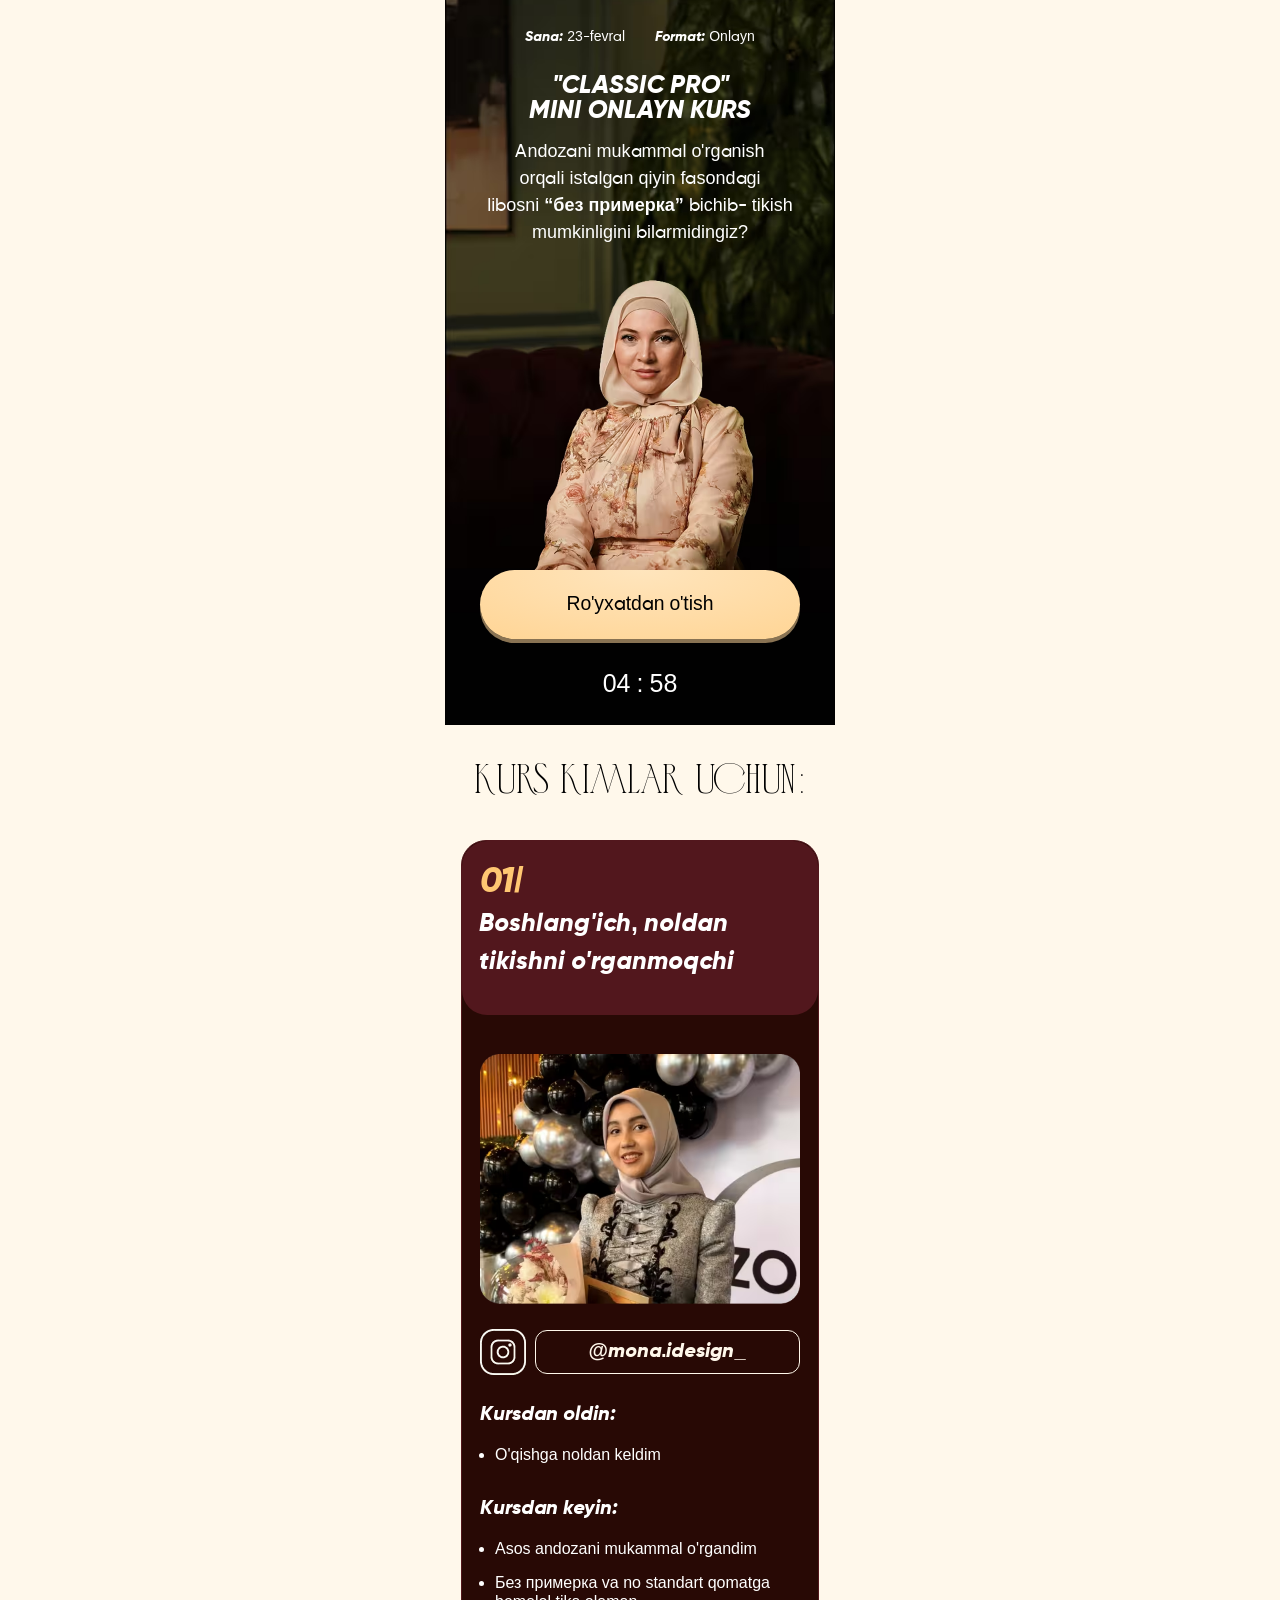
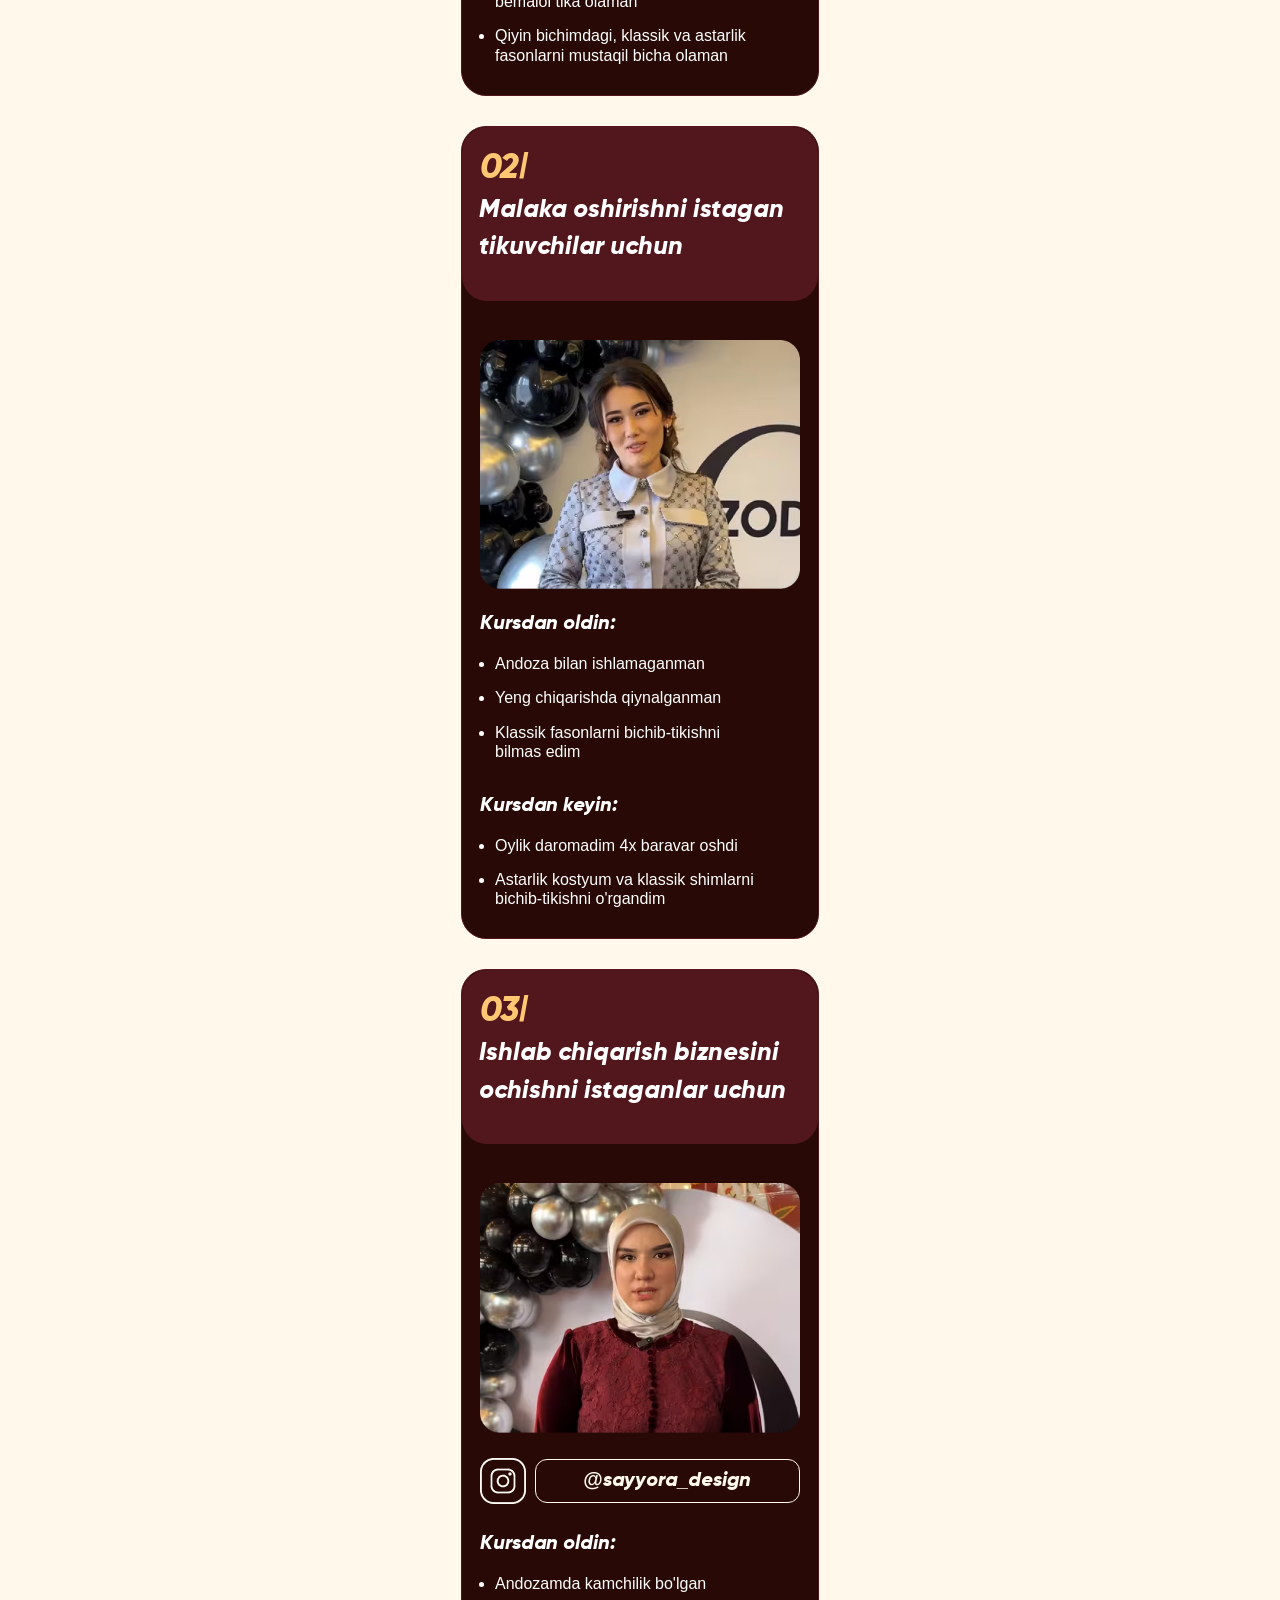
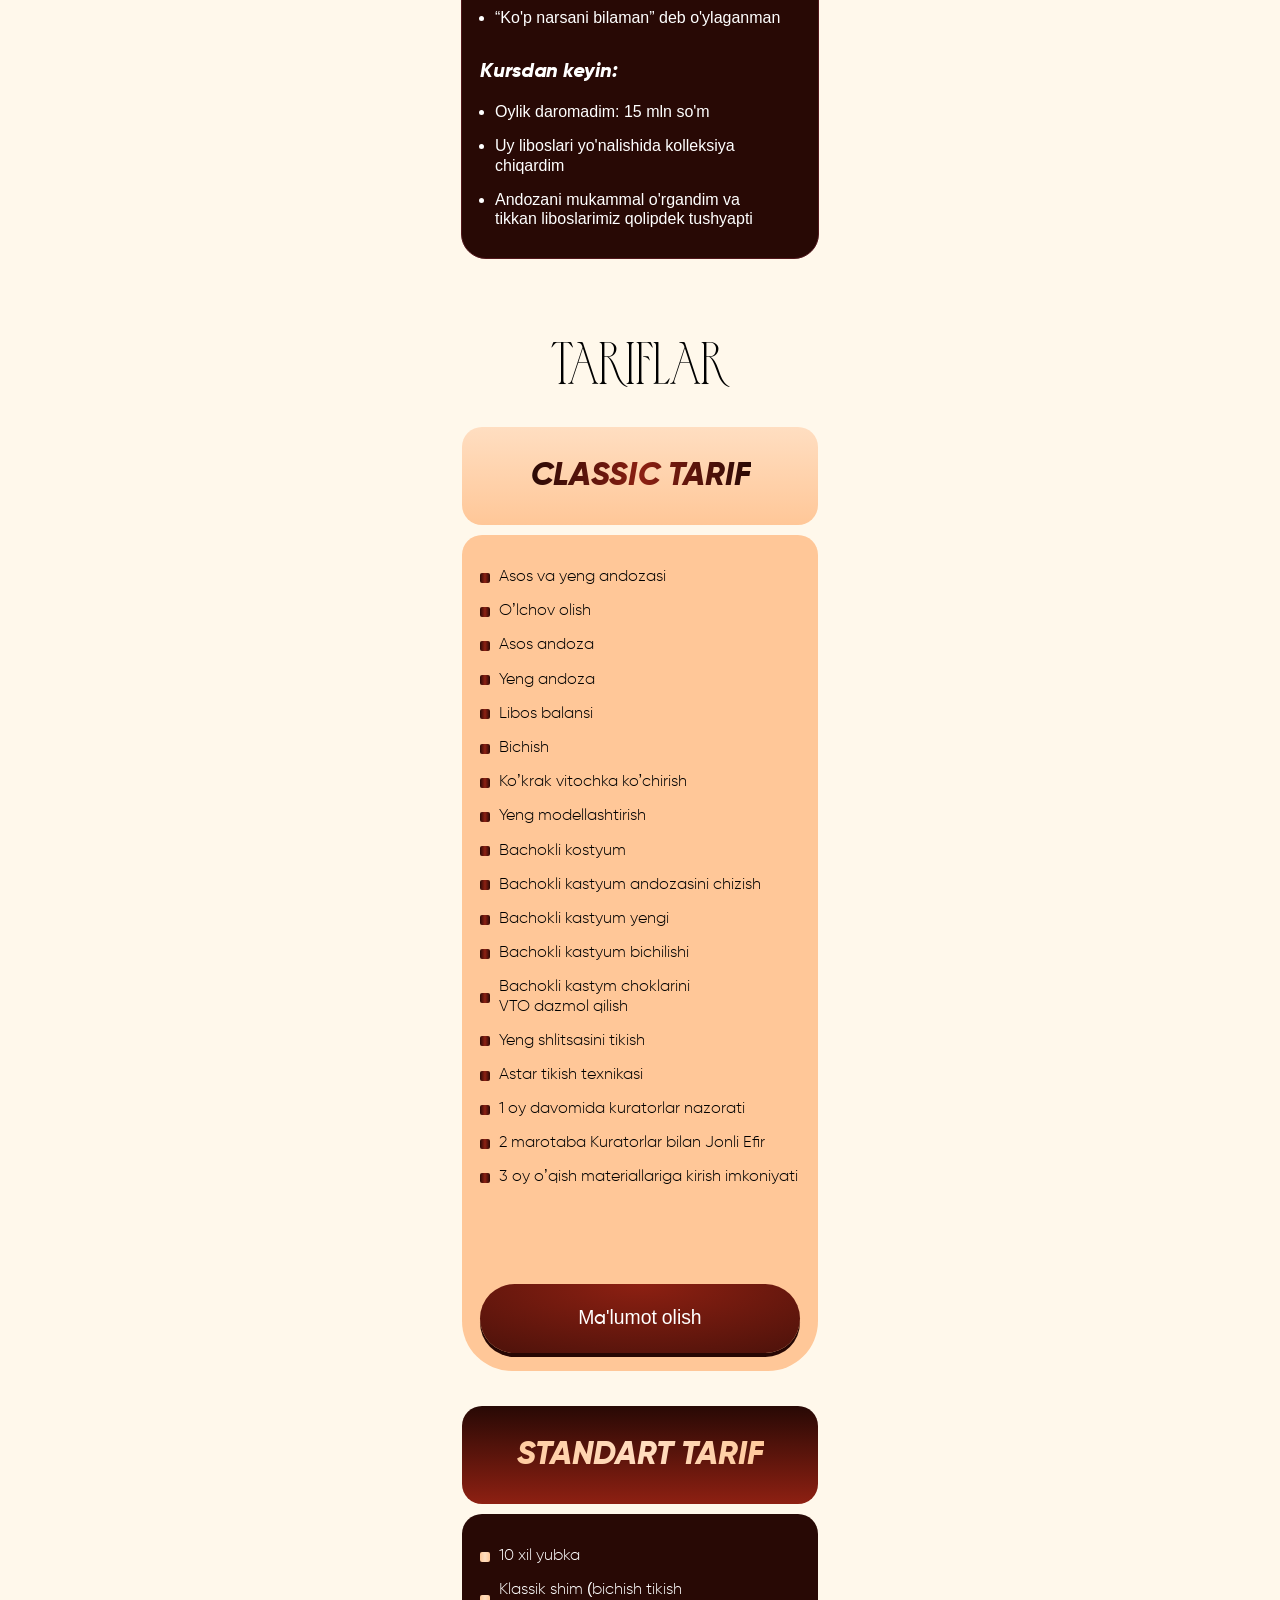
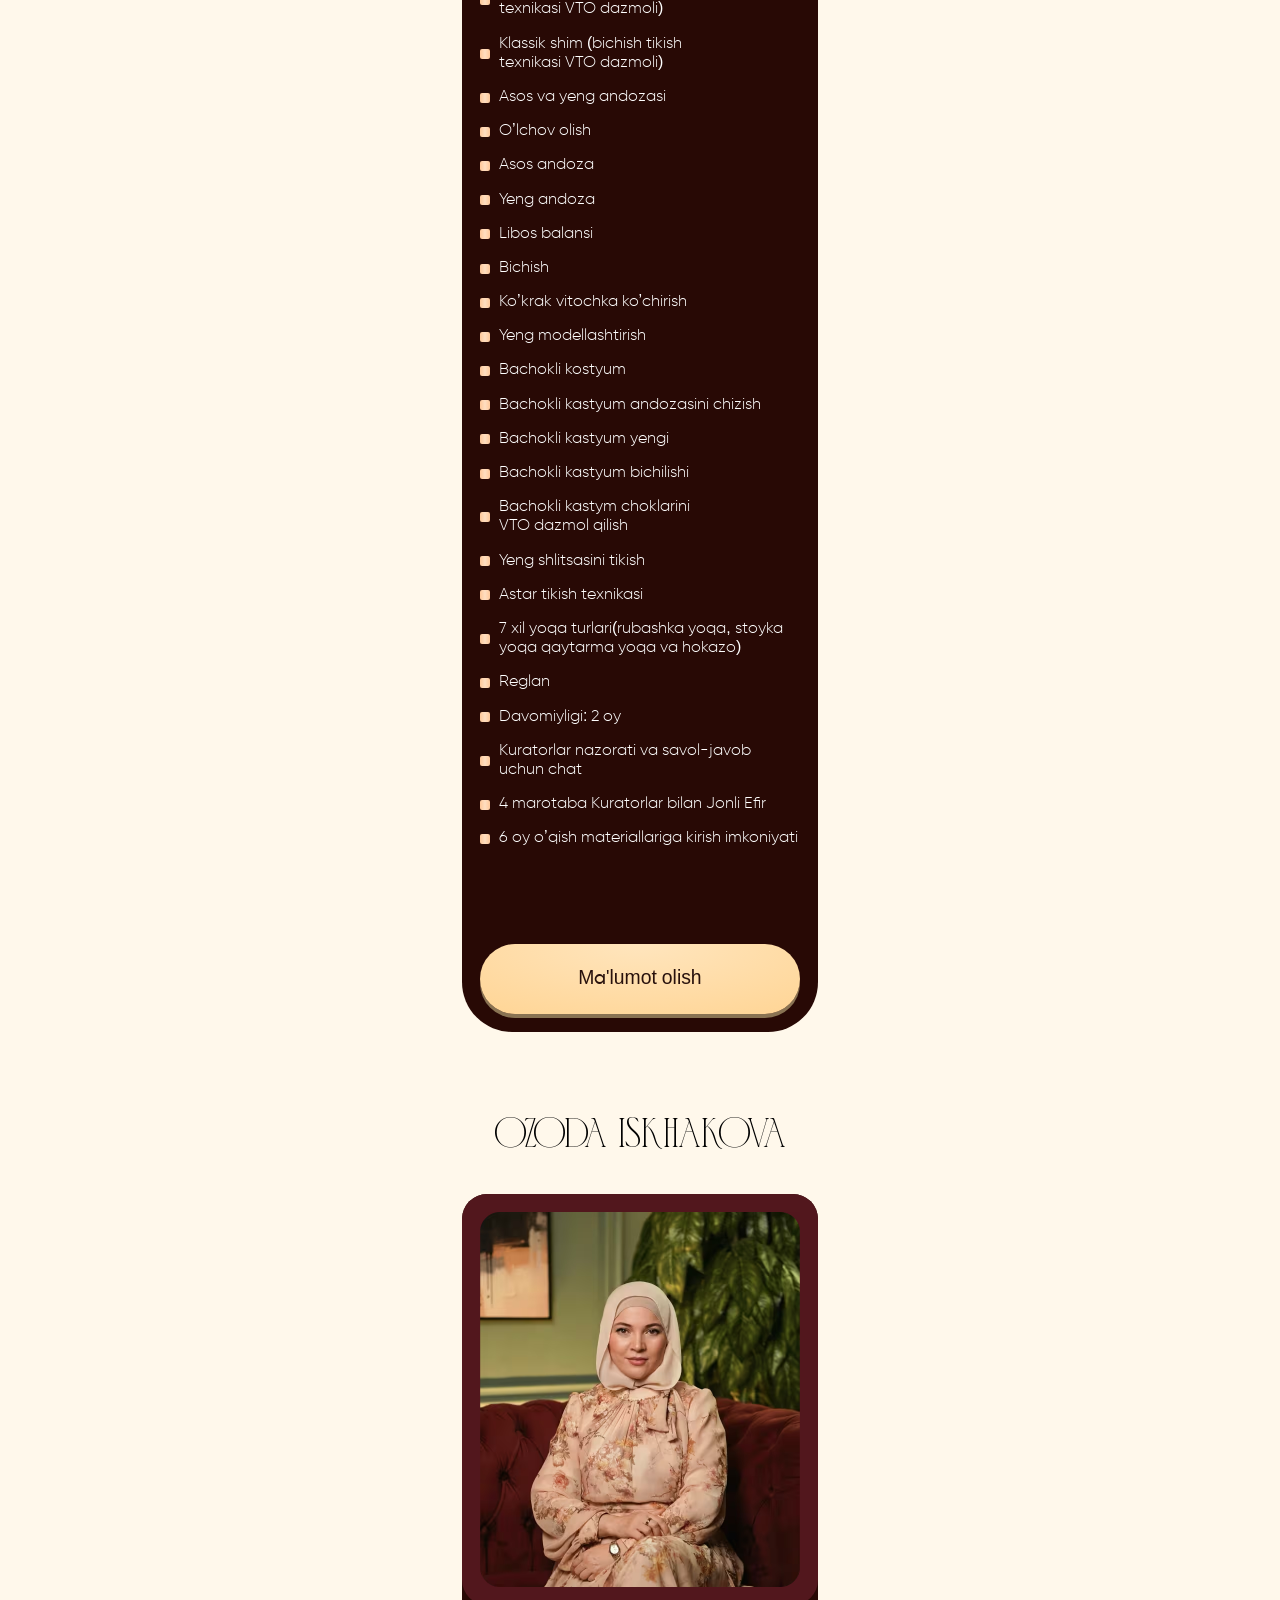
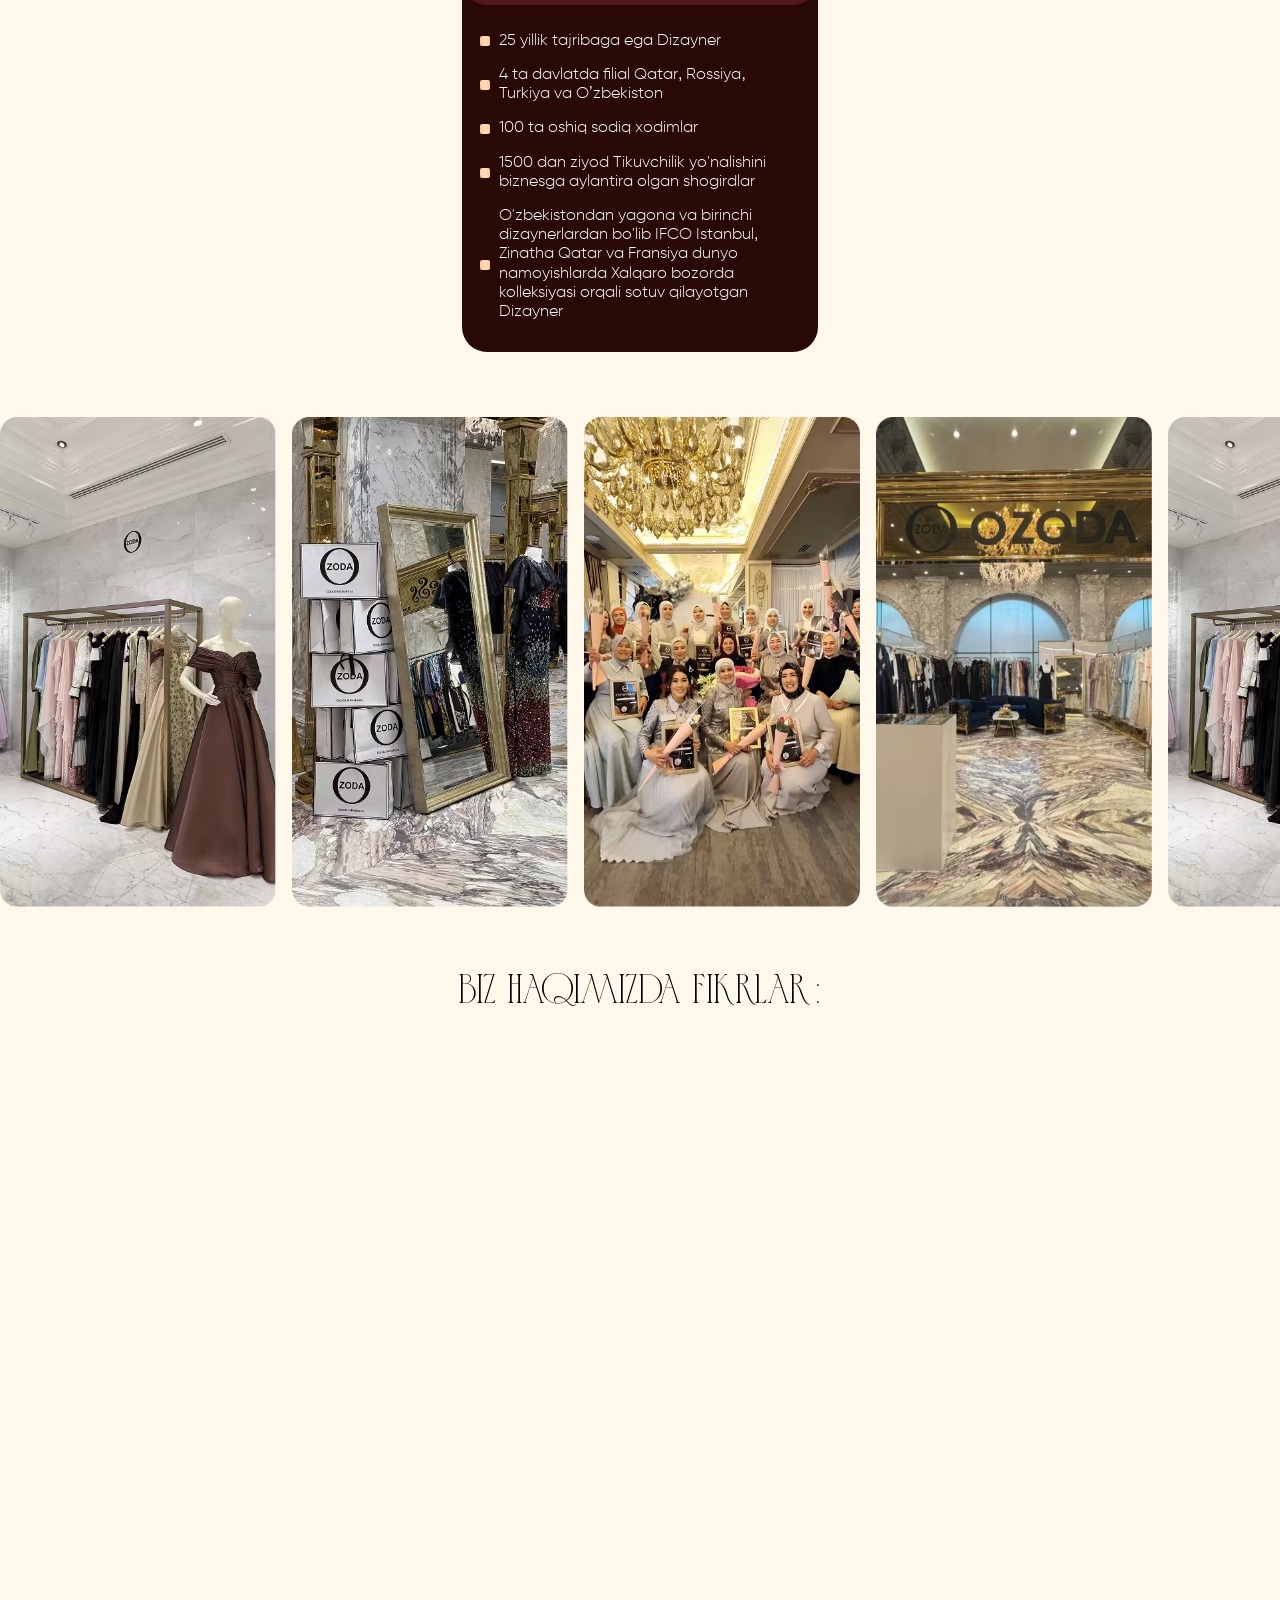
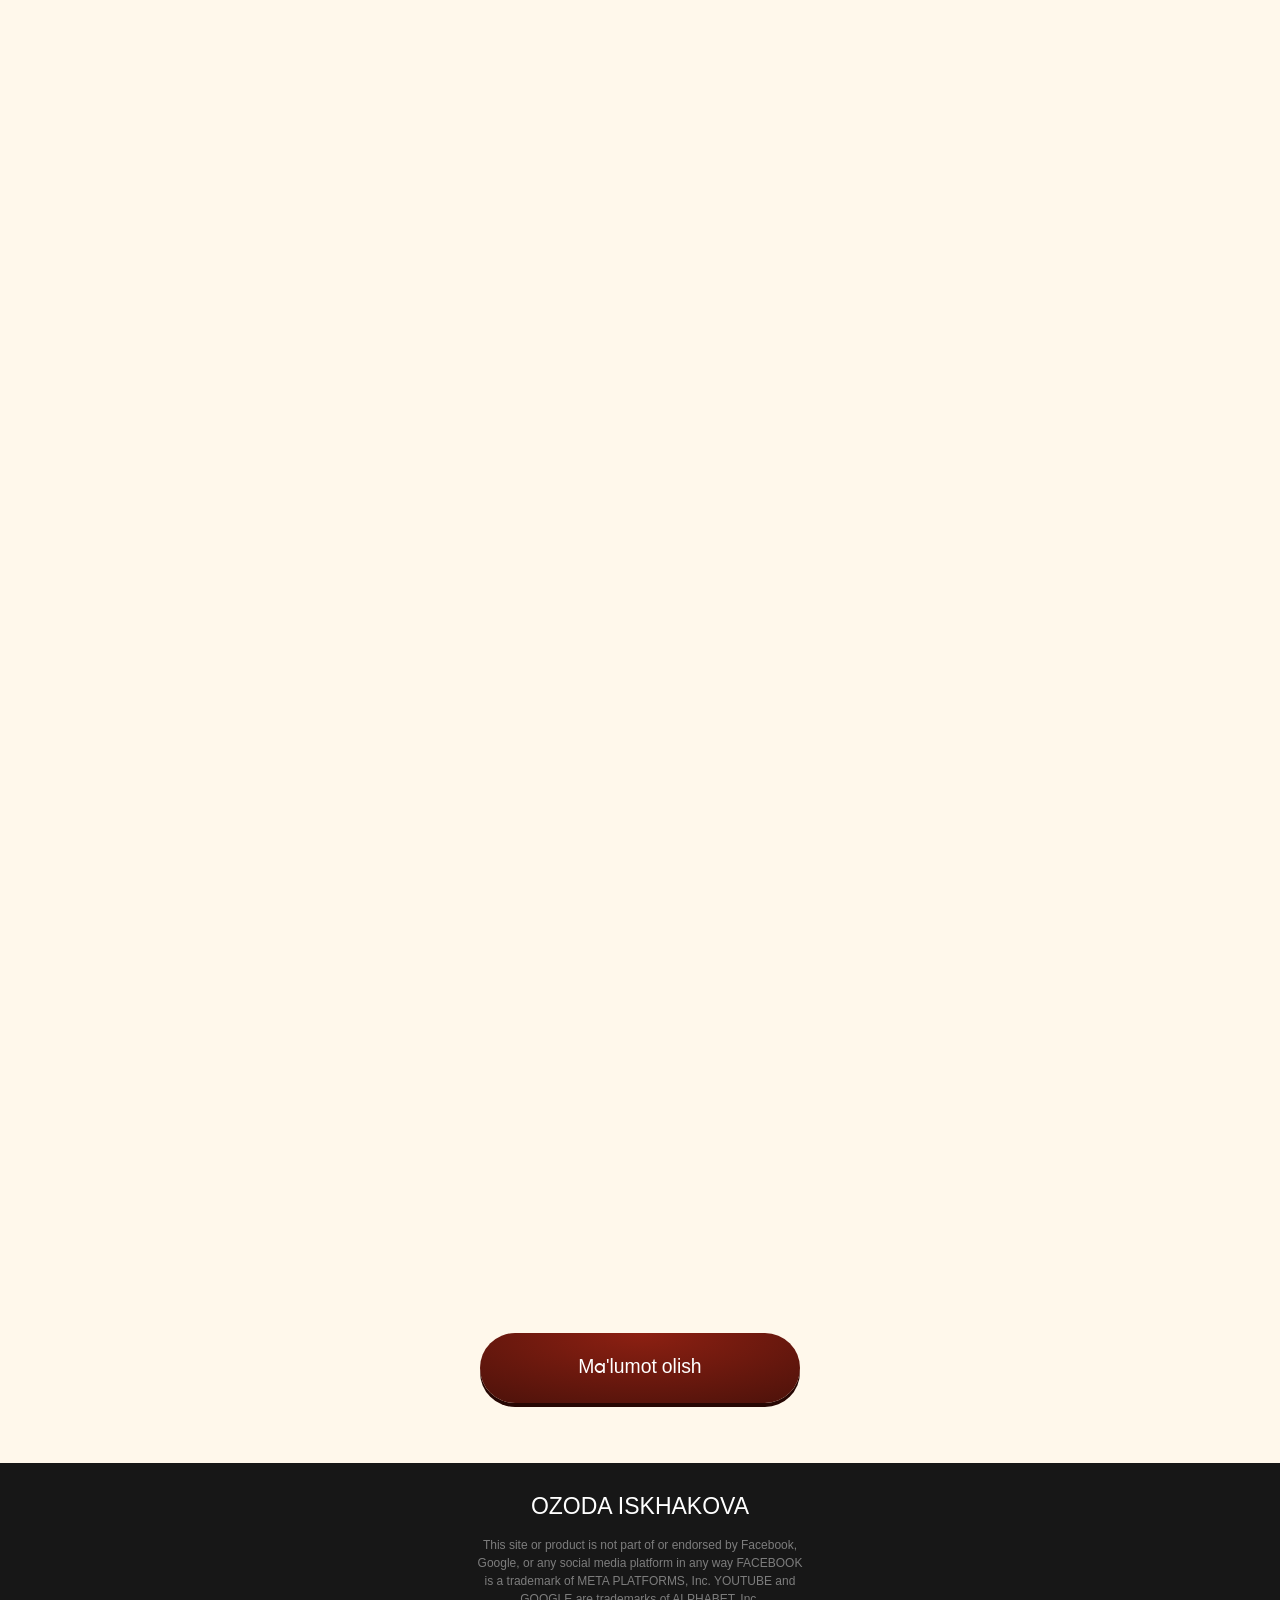
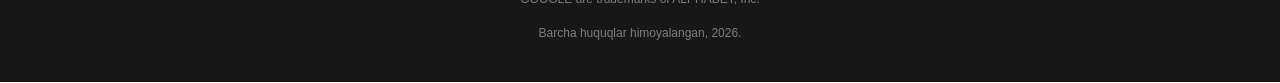
<file: index.html>
<!DOCTYPE html>
<html lang="uz">

<head>
    <meta charset="UTF-8">
    <meta name="viewport" content="width=device-width, initial-scale=1.0">
    <title>Ozoda Iskhakova</title>

    <style>
* {margin: 0;padding: 0;box-sizing: border-box;}body {background-color: #FFF8EB;}.hero {padding-bottom: 22px;}.hero__container {background-image: url(./images/bg.avif);background-repeat: no-repeat;background-size: cover;background-position: center;background-color: black;color: white;}.container {max-width: 390px;margin: 0 auto;padding: 0 10px;display: flex;flex-direction: column;align-items: center;justify-content: center;}.hero__top {display: flex;align-items: center;justify-content: center;gap: 30px;margin-bottom: 30px;padding-top: 30px;}.hero__top__text {font-family: Gilroy, sans-serif;font-weight: 500;font-size: 14px;line-height: 100%;}.hero__title {font-family: Gilroy, sans-serif;font-weight: 800;font-size: 25px;line-height: 100%;text-align: center;margin-bottom: 15px;}.hero__text {font-family: Gilroy, sans-serif;font-weight: 500;font-size: clamp(16px, 5vw, 18px);line-height: 150%;text-align: center;margin-bottom: 31px;}.hero__btn {max-width: 320px;width: 100%;background: radial-gradient(128.21% 194.57% at 50.1% 0%, #FFE5BD 0%, #FFCC7F 100%);box-shadow: 0px 4px 0px 0px #897353;border-radius: 100px;border: none;cursor: pointer;padding: 25px 0;font-family: Gilroy, sans-serif;font-weight: 500;font-size: 19.38px;line-height: 100%;margin-bottom: 29px;text-align: center;}.timer {font-family: Gilroy, sans-serif;font-weight: 500;font-size: 25px;line-height: 140%;margin-bottom: 22px;}.users {padding-top: 15px;padding-bottom: 80px;}.users__wrapper {display: flex;flex-direction: column;gap: 30px;}.users__title {font-family: "Mirra Auriolic", sans-serif;font-weight: 400;font-size: clamp(35px, 11vw, 42px);line-height: 100%;text-align: center;margin-bottom: 36px;}.users__box {background-color: #280905;border-radius: 25px;border: 1px solid #52171D;color: white;}.users__top {display: flex;flex-direction: column;align-items: start;padding: 24px 0 34px 17px;background-color: #52171D;border-radius: 25px;margin-bottom: 39px;}.users__top__title {font-family: Gilroy, sans-serif;font-weight: 800;font-size: 35px;line-height: 100%;text-align: center;color: #FFC772;margin-bottom: 6px;}.users__top__text {font-family: Gilroy, sans-serif;font-weight: 800;font-size: clamp(22px, 7vw, 25px);line-height: 150%;}.users__images {max-width: 320px;width: 100%;height: auto;margin-bottom: 21px;}.users__info {padding: 0 18px 30px 18px;}.users__row {display: flex;align-items: center;gap: 8.5px;margin-bottom: 30px;}.users__item {border: 1px solid #FFF8EB;border-radius: 12px;padding: 11px 0;max-width: 265px;width: 100%;display: flex;align-items: center;justify-content: center;}.users__item p {font-family: Gilroy, sans-serif;font-weight: 800;font-size: 20px;line-height: 100%;color: #FFF8EB;}.users__nav {display: flex;flex-direction: column;gap: 15px;}.users__nav__title {font-family: Gilroy, sans-serif;font-weight: 800;font-size: 20px;line-height: 100%;margin-bottom: 5px;text-align: start;}.users__nav__list {font-family: Inter, sans-serif;font-weight: 400;font-size: clamp(14px, 4.4vw, 16px);line-height: 120%;margin-left: 15px;}.tariffs {padding-bottom: 84px;}.tariffs__title {font-family: "Mirra Auriolic", sans-serif;font-weight: 400;font-size: 60px;line-height: 100%;text-align: center;margin-bottom: 28px;}.tariffs__box {max-width: 356px;width: 100%;}.tariffs__name {background: linear-gradient(180deg, #FFDEC1 0%, #FFC798 100%);border-radius: 20px;display: flex;align-items: center;justify-content: center;padding: 33px 0;margin-bottom: 10px;}.tariffs__names {background: linear-gradient(180deg, #280905 0%, #8E2012 100%);border-radius: 20px;display: flex;align-items: center;justify-content: center;padding: 33px 0;margin-bottom: 10px;}.tariffs__name h3 {font-family: Gilroy, sans-serif;font-weight: 800;font-size: clamp(28px, 8vw, 32px);line-height: 100%;text-transform: uppercase;background: linear-gradient(90deg, #290905 0%, #8C2012 50.48%, #290905 100%);-webkit-background-clip: text;-webkit-text-fill-color: transparent;background-clip: text;color: transparent;}.tariffs__names h3 {font-family: Gilroy, sans-serif;font-weight: 800;font-size: clamp(28px, 8vw, 32px);line-height: 100%;text-transform: uppercase;background: linear-gradient(90deg, #FFCBA0 0%, #FFDDC0 50.48%, #FFC99C 100%);-webkit-background-clip: text;-webkit-text-fill-color: transparent;background-clip: text;color: transparent;}.tariffs__col {background-color: #FFC798;border-radius: 20px 20px 50px 50px;padding: 33px 0 18px 18px;}.tariffs__cols {background-color: #280905;border-radius: 20px 20px 50px 50px;padding: 33px 0 18px 18px;}.tariffs__info {display: flex;flex-direction: column;gap: 15px;margin-bottom: 96px;}.tariffs__infos {display: flex;flex-direction: column;gap: 15px;margin-left: 18px;margin-bottom: 30px;}.tariffs__item {display: flex;align-items: center;gap: 9px;}.tariffs__dot {background: linear-gradient(90deg, #290905 0%, #8E2113 50%, #290905 100%);width: 10px;height: 10px;border-radius: 2px;}.tariffs__dots {background: linear-gradient(90deg, #FFC798 0%, #FFDEC1 50%, #FFC798 100%);width: 10px;height: 10px;border-radius: 2px;}.tariffs__text {font-family: Gilroy, sans-serif;font-weight: 300;font-size: clamp(13.5px, 4.1vw, 16px);line-height: 120%;}.tariffs__texts {font-family: Gilroy, sans-serif;font-weight: 300;font-size: clamp(13.5px, 4.1vw, 16px);line-height: 120%;color: white;}.tariffs__btn {background: radial-gradient(128.21% 194.57% at 50.1% 0%, #8D2012 0%, #290A06 100%);max-width: clamp(270px, 84vw, 320px);width: 100%;border-radius: 100px;box-shadow: 0px 4px 0px 0px #270703;padding: 25px 0;cursor: pointer;border: none;font-family: Gilroy, sans-serif;font-weight: 500;font-size: 19.38px;line-height: 100%;text-align: center;color: white;}wistia-player[media-id='2qsgca5h1i']:not(:defined) {background: center / contain no-repeat url('https://fast.wistia.com/embed/medias/2qsgca5h1i/swatch');display: block;filter: blur(5px);padding-top: 177.78%;}@media (max-width:340px) {.tariffs__col {padding: 25px 0 15px 15px;}}
    </style>
    <link rel="stylesheet" href="./css/main.css" media="print" onload="this.media='all'" />
    <noscript>
        <link rel="stylesheet" href="./css/main.css" />
    </noscript>
    <link rel="preconnect" href="https://fast.wistia.com" crossorigin>
    <link rel="preconnect" href="https://embed-ssl.wistia.com" crossorigin>
</head>

<body>
    <main>

        <section class="hero">
            <div class="hero__container container">
                <div class="hero__top">
                    <p class="hero__top__text"><b>Sana:</b> 23-fevral</p>
                    <p class="hero__top__text"><b>Format:</b> Onlayn</p>
                </div>

                <h1 class="hero__title">"CLASSIC PRO" <br> MINI ONLAYN KURS</h1>
                <p class="hero__text">Andozani mukammal o'rganish <br> orqali istalgan qiyin fasondagi <br> libosni
                    <b>“без примерка”</b> bichib- tikish <br> mumkinligini bilarmidingiz?
                </p>

                <img class="hero__images" src="./images/speakerSub.avif" loading="lazy" decoding="async" width="229"
                    height="292" alt="speaker">
                <button class="hero__btn registerBtn">Ro'yxatdan o'tish</button>
                <div class="timer" id="timer">05: 00</div>
            </div>
        </section>


        <section class="users">
            <div class="users__container container">
                <h2 class="users__title">KURS KIMLAR UCHUN:</h2>
                <div class="users__wrapper">
                    <div class="users__box">
                        <div class="users__top">
                            <h3 class="users__top__title">01/</h3>
                            <p class="users__top__text">Boshlang'ich, noldan <br> tikishni o'rganmoqchi</p>
                        </div>
                        <div class="users__info"> <img class="users__images" src="./images/users/1.avif" loading="lazy"
                                decoding="async" width="320" height="249" alt="images">
                            <div class="users__row"> <img src="./images/users/icon.avif" loading="lazy" decoding="async"
                                    width="46" height="46" alt="icon">
                                <div class="users__item">
                                    <p>@mona.idesign_</p>
                                </div>
                            </div>
                            <ul class="users__nav" style="margin-bottom: 35px;">
                                <h4 class="users__nav__title">Kursdan oldin:</h4>
                                <li class="users__nav__list">O'qishga noldan keldim</li>
                            </ul>
                            <ul class="users__nav">
                                <h4 class="users__nav__title">Kursdan keyin:</h4>
                                <li class="users__nav__list">Asos andozani mukammal o'rgandim</li>
                                <li class="users__nav__list">Без примерка va no standart qomatga <br> bemalol tika
                                    olaman
                                </li>
                                <li class="users__nav__list">Qiyin bichimdagi, klassik va astarlik <br> fasonlarni
                                    mustaqil
                                    bicha olaman</li>
                            </ul>
                        </div>
                    </div>
                    <div class="users__box">
                        <div class="users__top">
                            <h3 class="users__top__title">02/</h3>
                            <p class="users__top__text">Malaka oshirishni istagan <br> tikuvchilar uchun</p>
                        </div>
                        <div class="users__info"> <img class="users__images" src="./images/users/2.avif" loading="lazy"
                                decoding="async" width="320" height="249" alt="images">
                            <ul class="users__nav" style="margin-bottom: 35px;">
                                <h4 class="users__nav__title">Kursdan oldin:</h4>
                                <li class="users__nav__list">Andoza bilan ishlamaganman</li>
                                <li class="users__nav__list">Yeng chiqarishda qiynalganman</li>
                                <li class="users__nav__list">Klassik fasonlarni bichib-tikishni <br> bilmas edim</li>
                            </ul>
                            <ul class="users__nav">
                                <h4 class="users__nav__title">Kursdan keyin:</h4>
                                <li class="users__nav__list">Oylik daromadim 4x baravar oshdi</li>
                                <li class="users__nav__list">Astarlik kostyum va klassik shimlarni <br> bichib-tikishni
                                    o'rgandim</li>
                            </ul>
                        </div>
                    </div>
                    <div class="users__box">
                        <div class="users__top">
                            <h3 class="users__top__title">03/</h3>
                            <p class="users__top__text">Ishlab chiqarish biznesini <br> ochishni istaganlar uchun</p>
                        </div>
                        <div class="users__info"> <img class="users__images" src="./images/users/3.avif" loading="lazy"
                                decoding="async" width="320" height="249" alt="images">
                            <div class="users__row"> <img src="./images/users/icon.avif" loading="lazy" decoding="async"
                                    width="46" height="46" alt="icon">
                                <div class="users__item">
                                    <p>@sayyora_design</p>
                                </div>
                            </div>
                            <ul class="users__nav" style="margin-bottom: 35px;">
                                <h4 class="users__nav__title">Kursdan oldin:</h4>
                                <li class="users__nav__list">Andozamda kamchilik bo'lgan</li>
                                <li class="users__nav__list">“Ko'p narsani bilaman” deb o'ylaganman</li>
                            </ul>
                            <ul class="users__nav">
                                <h4 class="users__nav__title">Kursdan keyin:</h4>
                                <li class="users__nav__list">Oylik daromadim: 15 mln so'm</li>
                                <li class="users__nav__list">Uy liboslari yo'nalishida kolleksiya <br> chiqardim</li>
                                <li class="users__nav__list">Andozani mukammal o'rgandim va <br> tikkan liboslarimiz
                                    qolipdek tushyapti</li>
                            </ul>
                        </div>
                    </div>
                </div>
            </div>
        </section>
        <section class="tariffs">
            <div class="tariffs__container container">
                <h2 class="tariffs__title">TARIFLAR</h2>
                <div class="tariffs__box" style="margin-bottom: 35px;">
                    <div class="tariffs__name">
                        <h3>CLASSIC tarif</h3>
                    </div>
                    <div class="tariffs__col">
                        <div class="tariffs__info">
                            <div class="tariffs__item">
                                <div class="tariffs__dot"></div>
                                <p class="tariffs__text">Asos va yeng andozasi</p>
                            </div>
                            <div class="tariffs__item">
                                <div class="tariffs__dot"></div>
                                <p class="tariffs__text">O’lchov olish</p>
                            </div>
                            <div class="tariffs__item">
                                <div class="tariffs__dot"></div>
                                <p class="tariffs__text">Asos andoza</p>
                            </div>
                            <div class="tariffs__item">
                                <div class="tariffs__dot"></div>
                                <p class="tariffs__text">Yeng andoza</p>
                            </div>
                            <div class="tariffs__item">
                                <div class="tariffs__dot"></div>
                                <p class="tariffs__text">Libos balansi</p>
                            </div>
                            <div class="tariffs__item">
                                <div class="tariffs__dot"></div>
                                <p class="tariffs__text">Bichish</p>
                            </div>
                            <div class="tariffs__item">
                                <div class="tariffs__dot"></div>
                                <p class="tariffs__text">Ko’krak vitochka ko’chirish</p>
                            </div>
                            <div class="tariffs__item">
                                <div class="tariffs__dot"></div>
                                <p class="tariffs__text">Yeng modellashtirish</p>
                            </div>
                            <div class="tariffs__item">
                                <div class="tariffs__dot"></div>
                                <p class="tariffs__text">Bachokli kostyum</p>
                            </div>
                            <div class="tariffs__item">
                                <div class="tariffs__dot"></div>
                                <p class="tariffs__text">Bachokli kastyum andozasini chizish</p>
                            </div>
                            <div class="tariffs__item">
                                <div class="tariffs__dot"></div>
                                <p class="tariffs__text">Bachokli kastyum yengi</p>
                            </div>
                            <div class="tariffs__item">
                                <div class="tariffs__dot"></div>
                                <p class="tariffs__text">Bachokli kastyum bichilishi</p>
                            </div>
                            <div class="tariffs__item">
                                <div class="tariffs__dot"></div>
                                <p class="tariffs__text">Bachokli kastym choklarini <br> VTO dazmol qilish</p>
                            </div>
                            <div class="tariffs__item">
                                <div class="tariffs__dot"></div>
                                <p class="tariffs__text">Yeng shlitsasini tikish</p>
                            </div>
                            <div class="tariffs__item">
                                <div class="tariffs__dot"></div>
                                <p class="tariffs__text">Astar tikish texnikasi</p>
                            </div>
                            <div class="tariffs__item">
                                <div class="tariffs__dot"></div>
                                <p class="tariffs__text">1 oy davomida kuratorlar nazorati</p>
                            </div>
                            <div class="tariffs__item">
                                <div class="tariffs__dot"></div>
                                <p class="tariffs__text">2 marotaba Kuratorlar bilan Jonli Efir</p>
                            </div>
                            <div class="tariffs__item">
                                <div class="tariffs__dot"></div>
                                <p class="tariffs__text">3 oy o’qish materiallariga kirish imkoniyati</p>
                            </div>
                        </div> <button class="tariffs__btn registerBtn">Ma'lumot olish</button>
                    </div>
                </div>
                <div class="tariffs__box">
                    <div class="tariffs__names">
                        <h3>Standart tarif</h3>
                    </div>
                    <div class="tariffs__cols">
                        <div class="tariffs__info">
                            <div class="tariffs__item">
                                <div class="tariffs__dots"></div>
                                <p class="tariffs__texts">10 xil yubka</p>
                            </div>
                            <div class="tariffs__item">
                                <div class="tariffs__dots"></div>
                                <p class="tariffs__texts">Klassik shim (bichish tikish <br> texnikasi VTO dazmoli)</p>
                            </div>
                            <div class="tariffs__item">
                                <div class="tariffs__dots"></div>
                                <p class="tariffs__texts">Klassik shim (bichish tikish <br> texnikasi VTO dazmoli)</p>
                            </div>
                            <div class="tariffs__item">
                                <div class="tariffs__dots"></div>
                                <p class="tariffs__texts">Asos va yeng andozasi</p>
                            </div>
                            <div class="tariffs__item">
                                <div class="tariffs__dots"></div>
                                <p class="tariffs__texts">O’lchov olish</p>
                            </div>
                            <div class="tariffs__item">
                                <div class="tariffs__dots"></div>
                                <p class="tariffs__texts">Asos andoza</p>
                            </div>
                            <div class="tariffs__item">
                                <div class="tariffs__dots"></div>
                                <p class="tariffs__texts">Yeng andoza</p>
                            </div>
                            <div class="tariffs__item">
                                <div class="tariffs__dots"></div>
                                <p class="tariffs__texts">Libos balansi</p>
                            </div>
                            <div class="tariffs__item">
                                <div class="tariffs__dots"></div>
                                <p class="tariffs__texts">Bichish</p>
                            </div>
                            <div class="tariffs__item">
                                <div class="tariffs__dots"></div>
                                <p class="tariffs__texts">Ko’krak vitochka ko’chirish</p>
                            </div>
                            <div class="tariffs__item">
                                <div class="tariffs__dots"></div>
                                <p class="tariffs__texts">Yeng modellashtirish</p>
                            </div>
                            <div class="tariffs__item">
                                <div class="tariffs__dots"></div>
                                <p class="tariffs__texts">Bachokli kostyum</p>
                            </div>
                            <div class="tariffs__item">
                                <div class="tariffs__dots"></div>
                                <p class="tariffs__texts">Bachokli kastyum andozasini chizish</p>
                            </div>
                            <div class="tariffs__item">
                                <div class="tariffs__dots"></div>
                                <p class="tariffs__texts">Bachokli kastyum yengi</p>
                            </div>
                            <div class="tariffs__item">
                                <div class="tariffs__dots"></div>
                                <p class="tariffs__texts">Bachokli kastyum bichilishi</p>
                            </div>
                            <div class="tariffs__item">
                                <div class="tariffs__dots"></div>
                                <p class="tariffs__texts">Bachokli kastym choklarini <br> VTO dazmol qilish</p>
                            </div>
                            <div class="tariffs__item">
                                <div class="tariffs__dots"></div>
                                <p class="tariffs__texts">Yeng shlitsasini tikish</p>
                            </div>
                            <div class="tariffs__item">
                                <div class="tariffs__dots"></div>
                                <p class="tariffs__texts">Astar tikish texnikasi</p>
                            </div>
                            <div class="tariffs__item">
                                <div class="tariffs__dots"></div>
                                <p class="tariffs__texts">7 xil yoqa turlari(rubashka yoqa, stoyka <br> yoqa qaytarma
                                    yoqa
                                    va hokazo)</p>
                            </div>
                            <div class="tariffs__item">
                                <div class="tariffs__dots"></div>
                                <p class="tariffs__texts">Reglan</p>
                            </div>
                            <div class="tariffs__item">
                                <div class="tariffs__dots"></div>
                                <p class="tariffs__texts">Davomiyligi: 2 oy</p>
                            </div>
                            <div class="tariffs__item">
                                <div class="tariffs__dots"></div>
                                <p class="tariffs__texts">Kuratorlar nazorati va savol-javob <br> uchun chat</p>
                            </div>
                            <div class="tariffs__item">
                                <div class="tariffs__dots"></div>
                                <p class="tariffs__texts">4 marotaba Kuratorlar bilan Jonli Efir</p>
                            </div>
                            <div class="tariffs__item">
                                <div class="tariffs__dots"></div>
                                <p class="tariffs__texts">6 oy o’qish materiallariga kirish imkoniyati</p>
                            </div>
                        </div> <button class="tariffs__btn registerBtn"
                            style="background: radial-gradient(128.21% 194.57% at 50.1% 0%, #FFE5BD 0%, #FFCC7F 100%); box-shadow: 0px 4px 0px 0px #897353; color: #28110C;">Ma'lumot
                            olish</button>
                    </div>
                </div>
            </div>
        </section>
        <section class="speakerInfo">
            <div class="speakerInfo__container container">
                <h2 class="users__title">OZODA ISKHAKOVA</h2>
                <div class="speakerInfo__box">
                    <div class="speakerInfo__imgBox"> <img src="./images/speaker.avif" loading="lazy" decoding="async"
                            width="320" height="375" alt="speaker"> </div>
                    <div class="tariffs__infos">
                        <div class="tariffs__item">
                            <div class="tariffs__dots"></div>
                            <p class="tariffs__texts">25 yillik tajribaga ega Dizayner</p>
                        </div>
                        <div class="tariffs__item">
                            <div class="tariffs__dots"></div>
                            <p class="tariffs__texts">4 ta davlatda filial Qatar, Rossiya, <br> Turkiya va O’zbekiston
                            </p>
                        </div>
                        <div class="tariffs__item">
                            <div class="tariffs__dots"></div>
                            <p class="tariffs__texts">100 ta oshiq sodiq xodimlar</p>
                        </div>
                        <div class="tariffs__item">
                            <div class="tariffs__dots"></div>
                            <p class="tariffs__texts">1500 dan ziyod Tikuvchilik yo'nalishini <br> biznesga aylantira
                                olgan
                                shogirdlar</p>
                        </div>
                        <div class="tariffs__item">
                            <div class="tariffs__dots"></div>
                            <p class="tariffs__texts">O'zbekistondan yagona va birinchi <br> dizaynerlardan bo'lib IFCO
                                Istanbul, <br> Zinatha Qatar va Fransiya dunyo <br> namoyishlarda Xalqaro bozorda <br>
                                kolleksiyasi orqali sotuv qilayotgan <br> Dizayner </p>
                        </div>
                    </div>
                </div>
            </div>
        </section>
        <section class="auto-swiper">
            <div class="auto-swiper__track"> <img src="./images/animation/1.avif" loading="lazy" decoding="async"
                    width="276" height="491" alt="images"> <img src="./images/animation/2.avif" loading="lazy"
                    decoding="async" width="276" height="491" alt="images"> <img src="./images/animation/3.avif"
                    loading="lazy" decoding="async" width="276" height="491" alt="images"> <img
                    src="./images/animation/4.avif" loading="lazy" decoding="async" width="276" height="491"
                    alt="images">
                <img src="./images/animation/1.avif" loading="lazy" decoding="async" width="276" height="491"
                    alt="images">
                <img src="./images/animation/2.avif" loading="lazy" decoding="async" width="276" height="491"
                    alt="images">
                <img src="./images/animation/3.avif" loading="lazy" decoding="async" width="276" height="491"
                    alt="images">
                <img src="./images/animation/4.avif" loading="lazy" decoding="async" width="276" height="491"
                    alt="images">
            </div>
        </section>

        <div class="lazyHTML" id="lazyHTML"></div>
        <div id="lazySentinel" style="height:1px"></div>
    </main>

    <!-- Modal -->
    <div id="registrationModal" class="homeModal" style="display: none">
        <div class="homeModalOverlay"></div>
        <div class="homeFormContainer">
            <button class="closeButton" id="closeModalBtn" aria-label="Modalni yopish" title="Yopish">
                <svg xmlns="http://www.w3.org/2000/svg" width="16" height="16" viewBox="0 0 12 12" fill="none">
                    <path d="M1 11L11 1M1 1.00001L11 11" stroke="currentColor" stroke-width="1.5"
                        stroke-linecap="round" />
                </svg>
            </button>
            <div class="homeFormTop">
                <h1 class="homeFormTopTitle">
                    Bepul qatnashish uchun ma'lumotlaringizni kiriting!
                </h1>
            </div>
            <form id="registrationForm" name="contact-form">

                <!-- TELEFON -->
                <div class="HomeFormRow">
                    <label class="HomeFormRowLabel" for="phone">Telefon raqamingiz:</label>

                    <div class="phone-input-container">
                        <!-- LEFT: country -->
                        <button type="button" class="selected-country" id="selectedCountry">
                            <span class="selected-flag" id="selectedCountryFlag">🇺🇿</span>

                            <svg id="dropdownIcon" xmlns="http://www.w3.org/2000/svg" width="16" height="16"
                                viewBox="0 0 24 24" fill="none" stroke="currentColor" stroke-width="2"
                                stroke-linecap="round" stroke-linejoin="round">
                                <polyline points="6 9 12 15 18 9"></polyline>
                            </svg>
                            <span class="selected-code" id="selectedCountryCodeText">+998</span>
                        </button>

                        <!-- dropdown -->
                        <div class="country-dropdown" id="countryDropdown" style="display:none"></div>

                        <!-- RIGHT: phone input (number span inside) -->
                        <div class="phone-field">
                            <input class="HomeFormRowInput phone-input" type="tel" id="phone" name="phone"
                                inputmode="numeric" placeholder="88 888 88 88" autocomplete="tel"
                                style="border: none; background-color: transparent;padding-left: 5px;" />
                        </div>
                    </div>

                    <p class="homeFormErrorText" id="phoneError" style="display:none">
                        ❌ Telefon raqam mos emas!
                    </p>
                </div>

                <button type="submit" class="HomeFormBtn" id="submitBtn">
                    DAVOM ETISH
                </button>
            </form>

        </div>
    </div>


    <script defer src="./js/phoneFormatter.js"></script>
    <script defer src="./js/app.js"></script>
</body>

</html>
</file>
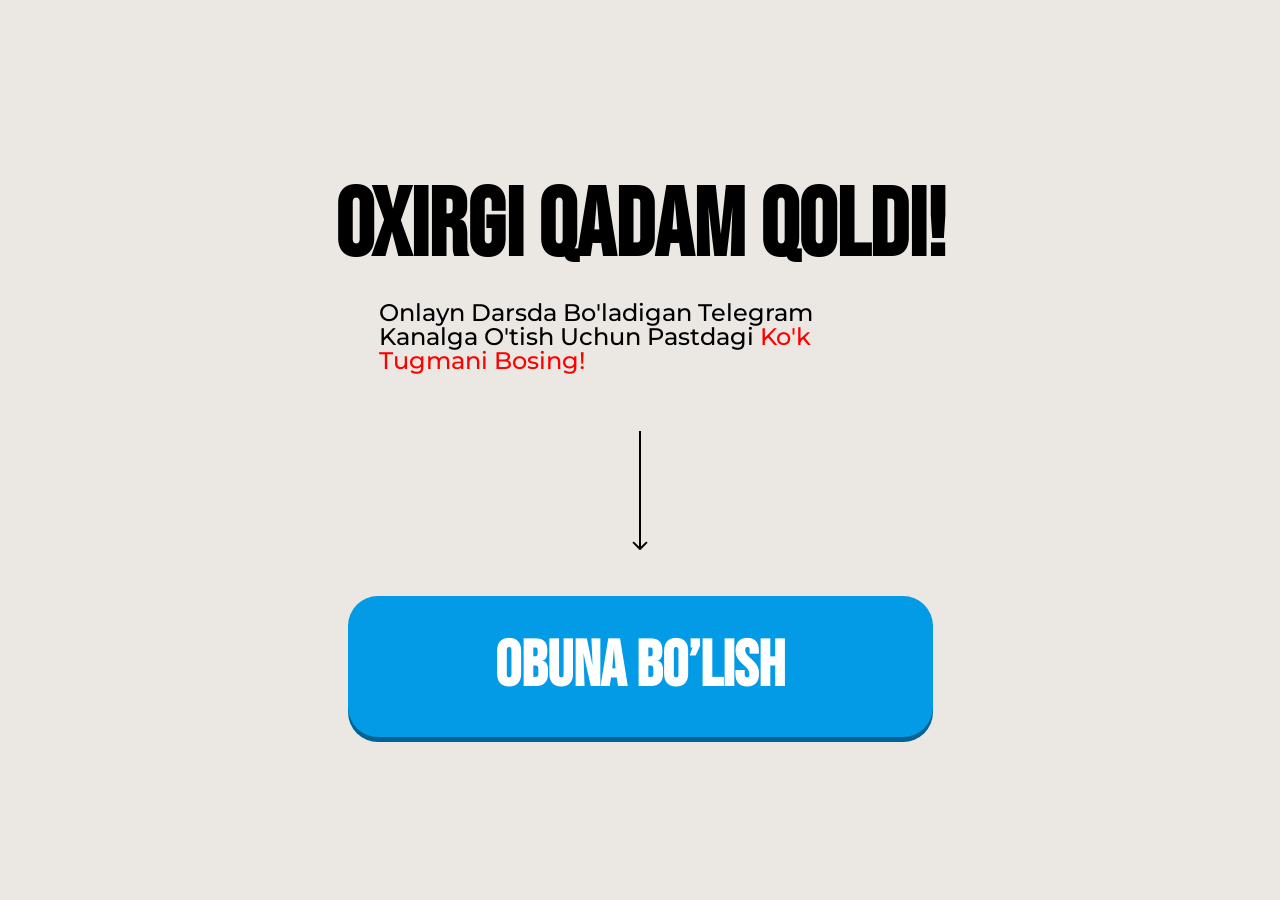
<file: thankYou.html>
<!DOCTYPE html>
<html lang="uz">
<head>
  <meta charset="UTF-8" />
  <meta name="viewport" content="width=device-width, initial-scale=1.0" />
  <title>Obuna Bo'lish</title>
  <style>* {margin: 0;padding: 0;box-sizing: border-box;}.header {padding-top: 0px;padding-bottom: 0px;background-color: #ebe8e3;min-height: 100vh;padding-top: 180px;}.header-container {margin-left: auto;margin-right: auto;max-width: 671px;width: 100%;display: flex;background-repeat: no-repeat;padding-left: 20px;padding-right: 20px;}.hero-left {max-width: 903px;width: 100%;display: flex;flex-direction: column;align-items: center;}.hero-title {font-family: "Bebas Neue", sans-serif;font-weight: 700;font-size: 96px;line-height: 100%;letter-spacing: 0%;text-align: center;margin-bottom: 25px;text-transform: uppercase;max-width: 622px;}.hero-text {font-family: "Montserrat", sans-serif;font-weight: 500;font-size: 24px;line-height: 100%;letter-spacing: 0%;margin-bottom: 58px;max-width: 522px;}.hero-text>span {color: #ff0000;}.hero-btn-box {max-width: 585px;width: 100%;}.hero-img {text-align: center;align-items: center;justify-content: center;margin-bottom: 46px;display: flex;margin-left: auto;margin-right: auto;}.hero-btn {display: flex;align-items: center;justify-content: center;font-family: "Bebas Neue", sans-serif;font-weight: 700;font-size: 64px;line-height: 100%;text-align: center;padding: 39px 0px 38px 0px;background-color: #039BE5; box-shadow: 0px 5px 0px 0px #006393;color: white;border-radius: 30px;max-width: 585px;width: 100%;border: none;text-transform: uppercase;margin-bottom: 42px;text-decoration: none;max-height: 142px;}.hero-box {padding: 0 35px 0 20px;border-radius: 10px;border: 1px solid #bcbcbc;background-color: #fff;max-width: 585px;width: 100%;display: flex;align-items: center;gap: 12px;}.hero-box-text {font-family: "Montserrat", sans-serif;font-weight: 600;font-size: 16px;line-height: 100%;letter-spacing: 0%;}.img {display: none;}.hero-box-img {width: 70px;min-height: 70px;}@media (max-width: 500px) {.header {padding-top: 30%;padding-bottom: 0px;background-image: none;}.hero-left {display: block;}.header-container {margin-left: auto;margin-right: auto;text-align: center;padding-left: 10px;padding-right: 10px;}.hero-title {font-weight: 700;font-size: 40px;line-height: 100%;letter-spacing: 0%;text-align: center;margin-bottom: 5px;}.hero-text {font-weight: 500;font-size: 14px;line-height: 100%;letter-spacing: 0%;margin-bottom: 28px;max-width: 355px;width: 100%;margin-left: auto;margin-right: auto;}.hero-img {margin-bottom: 24px;height: 69px;}.hero-btn {font-weight: 700;font-size: 32px;line-height: 100%;letter-spacing: 0%;text-align: center;padding: 23px 0px 20px 0px;border-radius: 30px;max-width: 345px;width: 100%;margin-left: auto;margin-right: auto;margin-bottom: 25px;}.hero-box {padding: 5px 10px 10px 9px;border-radius: 10px;text-align: left;max-width: 372px;margin-left: auto;margin-right: auto;}.hero-box-img {max-width: 41px;width: 41px;min-width: 41px;height: auto;object-fit: contain;min-height: 40px;}.hero-box-text {font-weight: 600;font-size: 11px;line-height: 130%;letter-spacing: 0%;padding-top: 3px;padding-bottom: 2px;}.img {display: flex;max-width: 632px;width: 100%;margin-left: auto;margin-right: auto;width: 100%;object-fit: cover;height: auto;}}.footer {padding-top: 25px;padding-bottom: 25px;background-color: black;}.footer__container {display: flex;align-items: center;justify-content: center;}.footer__link {color: white;font-size: 16px;font-weight: 400;font-family: sans-serif;text-decoration: none;b {font-weight: 700;text-decoration: underline;}}</style>
  <link rel="preload" href="https://fonts.googleapis.com/css2?family=Bebas+Neue" as="style" />
  <link rel="preload" href="https://fonts.googleapis.com/css2?family=Montserrat:wght@500;600;700" as="style" />
  <link href="https://fonts.googleapis.com/css2?family=Bebas+Neue&family=Montserrat:wght@500;600;700&display=swap"
    rel="stylesheet" />
</head>

<body>
  <section class="header">
    <div class="header-container">
      <div class="hero-left">
        <h2 class="hero-title">oxirgi qadam qoldi!</h2>
        <p class="hero-text">
         Onlayn Darsda Bo'ladigan Telegram Kanalga O'tish Uchun Pastdagi <span>Ko'k Tugmani Bosing!</span>
        </p>
        <div class="hero-btn-box">
          <img class="hero-img" src="./images/strelka.svg" alt="Arrow icon" />
          <a href="https://t.me/AsosIt" class="hero-btn thankYouBtn">obuna bo’lish</a>
        </div>
      </div>
    </div>
  </section>
  <script defer src="./js/thankYou.js"></script>
</body>

</html>
</file>
<file: css/main.css>
@font-face {font-family: Gilroy;src: url(../font/Gilroy-ExtraBoldItalic.subset-AZa-z-0-9-punct4\ \(1\).woff2);font-weight: 800;font-display: swap;}@font-face {font-family: Gilroy;src: url(../font/Gilroy-Medium.subset-abAB-punct.woff2);font-weight: 500;font-display: swap;}@font-face {font-family: Gilroy;src: url(../font/Gilroy-Light.subset-AZa-z-0-9-punct.woff2);font-weight: 300;font-display: swap;}@font-face {font-family: Mirra Auriolic;src: url(../font/mirra.woff2);font-weight: 400;font-display: swap;}.speakerInfo {padding-bottom: 65px;}.speakerInfo__box {max-width: 356px;width: 100%;background-color: #280905;border-radius: 25px;}.speakerInfo__imgBox {background-color: #52171D;border-radius: 25px;margin-bottom: 27px;}.speakerInfo__imgBox img {max-width: 356px;width: 100%;height: auto;margin: 0 auto;display: flex;flex-direction: column;padding: 18px;}.auto-swiper {width: 100%;overflow: hidden;padding-bottom: 65px;}.auto-swiper__track {display: flex;gap: 16px;width: max-content;will-change: transform;animation: autoSwipe 18s linear infinite;}.auto-swiper__track img {width: clamp(180px, 22vw, 276px);height: auto;flex: 0 0 auto;display: block;}@keyframes autoSwipe {from {transform: translateX(0);}to {transform: translateX(-50%);}}.auto-swiper:hover .auto-swiper__track {animation-play-state: paused;}@media (prefers-reduced-motion: reduce) {.auto-swiper__track {animation: none;}}.footer {padding-bottom: 40px;padding-top: 32px;background-color: #171717;}.footer__container {display: flex;flex-direction: column;align-items: center;justify-content: center;}.footer__title {font-family: Inter, sans-serif;font-weight: 400;font-size: 23.01px;line-height: 100%;margin-bottom: 18px;color: white;}.footer__text {font-family: Inter, sans-serif;font-weight: 300;font-size: clamp(10px, 3.4vw, 12px);line-height: 150%;text-align: center;color: #7D7D7D;}.thought {padding-bottom: 60px;}.thought__box {display: flex;flex-direction: column;gap: 50px;}.thought__img {max-width: 320px;width: 100%;height: auto;min-height: 533px;}.homeModal, .homeModalOverlay {position: fixed;top: 0;height: 100vh;width: 100%;left: 0;}.homeModal {z-index: 30;justify-content: center;align-items: center;display: flex;}.homeModalOverlay {background-color: rgba(0, 0, 0, 0.3);backdrop-filter: blur(5px);}.homeFormContainer {position: relative;z-index: 30;background-color: #fff;color: #000;border-radius: 8px;padding: 20px 40px 40px;width: 100%;max-width: 520px;box-shadow: 0 4px 12px rgba(0, 0, 0, 0.1);margin: 0 20px;position: fixed;top: 50%;left: 50%;transform: translate(-50%, -50%);}.homeFormTop {display: flex;justify-content: space-between;}.homeFormTopTitle {font-family: Inter, sans-serif;font-size: clamp(21px, 6.6vw, 24px);margin: 0 0 20px;color: #000;font-weight: 600;text-align: center;margin-left: auto;margin-right: auto;}.closeButton {background: 0 0;border: none;cursor: pointer;padding: 4px;justify-content: center;align-items: center;display: flex;position: absolute;top: 20px;right: 20px;color: #000;}.homeFormErrorText {color: #e53e3e;margin-bottom: 12px;font-size: 14px;font-family: system-ui, -apple-system, BlinkMacSystemFont, "Segoe UI", sans-serif;padding-top: 5px;padding-bottom: 5px;}.HomeFormRowInput, .HomeFormRowLabel {font-family: system-ui, -apple-system, BlinkMacSystemFont, "Segoe UI", sans-serif;font-size: 18px;}.HomeFormRow {margin-bottom: 20px;}.HomeFormRowLabel {display: block;margin-bottom: 6px;color: #000;}.HomeFormRowInput {width: 100%;padding: 10px 16px;border: 1px solid #c9c9c9;min-height: 48px;background-color: #f3f7f8;border-radius: 6px;font-weight: 400;outline: 0;height: 50px;transition: border-color 0.2s;}.HomeFormRowInput:focus {border-color: #FFCC7F;}.HomeFormRowInput::placeholder {color: #aaa;}.HomeFormBtn {font-family: sans-serif;height: 60px;width: 100%;cursor: pointer;border-radius: 10px;transition: 0.3s;background: radial-gradient(128.21% 194.57% at 50.1% 0%, #FFE5BD 0%, #FFCC7F 100%);font-weight: 700;font-size: 28px;color: #885518;text-transform: uppercase;border: none;position: relative;display: flex;align-items: center;justify-content: center;}.phone-input-container {display: flex;align-items: center;position: relative;border: 1px solid #c9c9c9;background-color: transparent;border-radius: 6px;}.phone-input-container:focus {border-color: #e71f1f;}.selected-code {display: flex;margin-left: 10px;}.country-selector {position: relative;margin-right: 10px;}.selected-country {display: flex;align-items: center;padding: 10px;padding-right: 0;border-radius: 6px;cursor: pointer;min-height: 50px;font-family: sans-serif !important;font-size: 18px;font-weight: 400 !important;min-width: max-content;border: none;background-color: transparent;}.country-dropdown {position: absolute;top: 110%;left: 0;width: 100%;background-color: #fff;border: 1px solid #c9c9c9;border-radius: 6px;box-shadow: 0 4px 12px rgba(0, 0, 0, 0.1);z-index: 40;max-height: 200px;overflow-y: auto;font-family: sans-serif !important;font-weight: 400 !important;}.country-option {display: flex;justify-content: space-between;align-items: center;padding: 10px;cursor: pointer;font-family: sans-serif;font-weight: 400 !important;}.country-option:hover {background-color: #f3f7f8;}.country-option.selected {background-color: #e6f0fa;}@media screen and (max-width: 768px) {.homeFormContainer {max-width: 100%;padding: 80px 20px 20px;margin: 0;border-radius: 6px;height: 100vh;}.homeFormTopTitle {text-align: center;max-width: 408px;margin-left: auto;margin-right: auto;font-weight: 700;margin-bottom: 15px;}.homeFormTop {flex-direction: column;align-items: flex-start;}.closeButton {width: 100%;height: 50px;background-color: #000;color: #fff;padding-right: 20px;top: 0;left: 0;justify-content: end;}.homeFormErrorText {font-size: 12px;margin-bottom: 8px;}.HomeFormRowLabel {margin-bottom: 6px;}.HomeFormRowInput {padding: 0 12px;min-height: 40px;background-color: transparent;}.HomeFormRowInput::placeholder {color: #a3a3a3;}.HomeFormBtn {font-size: 18px;font-weight: 700;margin-top: 24px;}}@media screen and (max-width: 480px) {.homeFormContainer {max-width: 100%;padding: 80px 20px 20px;margin: 0;border-radius: 6px;height: 100vh;}.homeFormTopTitle {text-align: center;margin: 0 auto 15px;}.homeFormErrorText {font-size: 12px;margin-bottom: 8px;}.HomeFormRowLabel {margin-bottom: 6px;}.HomeFormRowInput {padding: 0 12px;min-height: 40px;background-color: transparent;border-radius: 10px;}.HomeFormRowInput::placeholder {color: #a3a3a3;}.HomeFormBtn {font-size: 16px;padding: 10px 0;margin-top: 24px;height: 50px;}}
</file>
